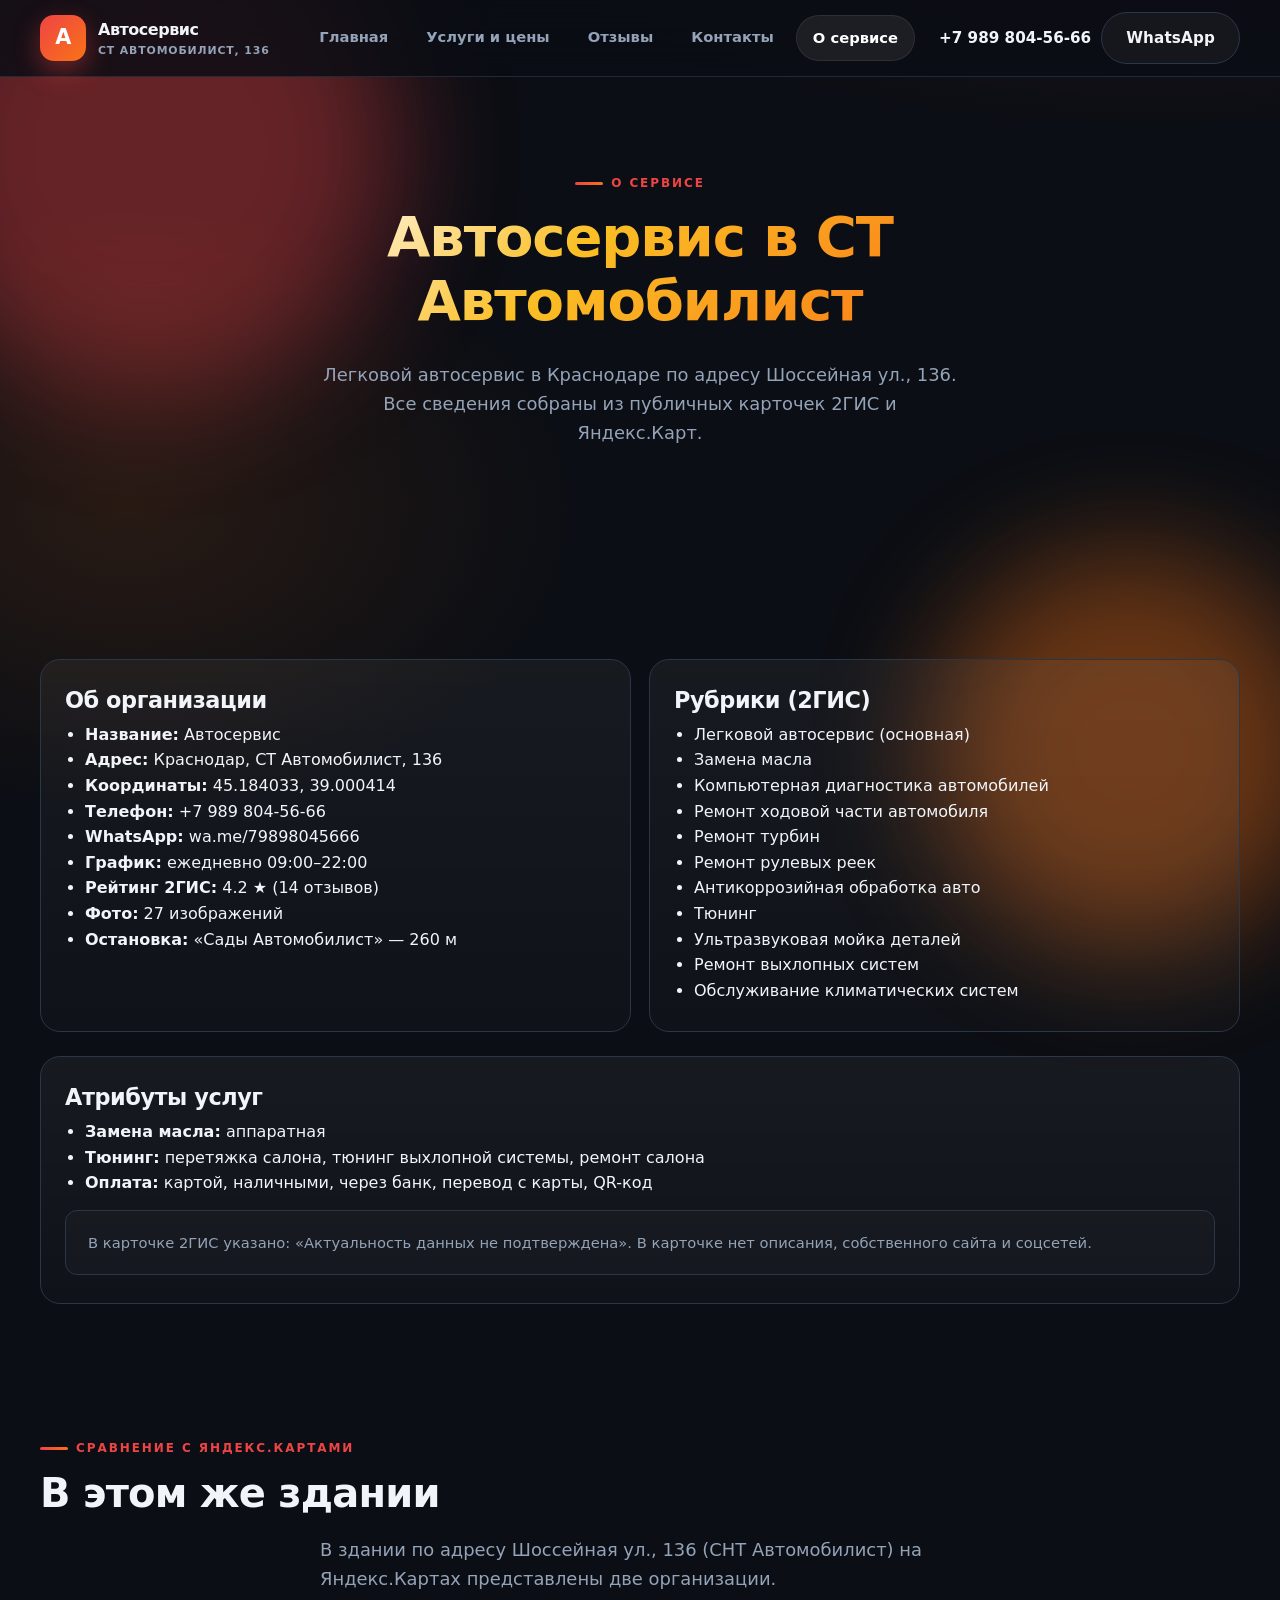
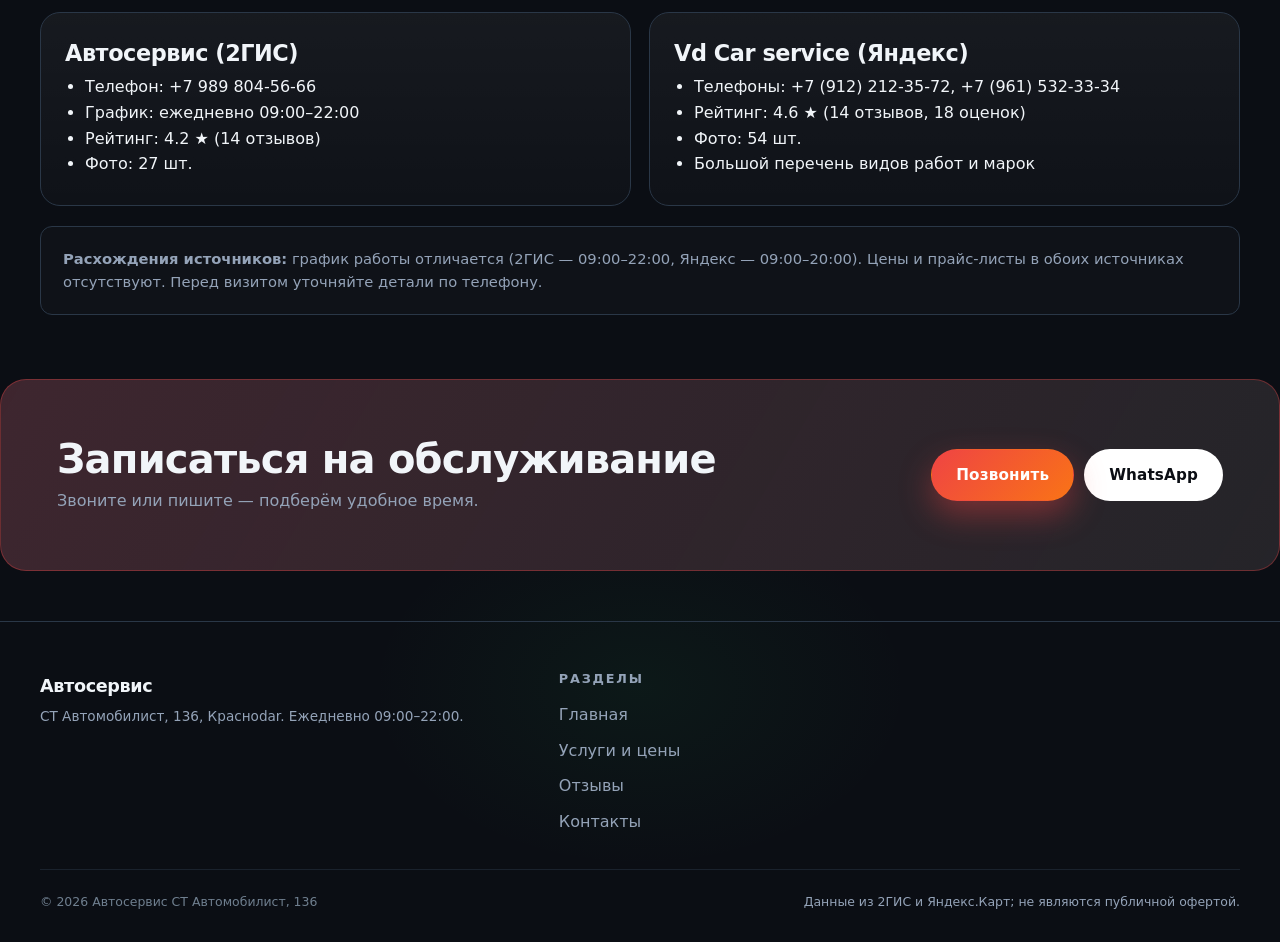
<file: info.html>
<!DOCTYPE html>
<html lang="ru">
<head>
  <meta charset="UTF-8">
  <meta name="viewport" content="width=device-width, initial-scale=1.0">
  <title>О сервисе — Автосервис СТ Автомобилист, 136</title>
  <meta name="description" content="Описание автосервиса в Краснодаре: виды работ, рубрики, способы оплаты, особенности. Данные из 2ГИС и Яндекс.Карт.">
  <link rel="stylesheet" href="assets/style.css">
  <script defer src="assets/site.js"></script>
</head>
<body>
  <div class="glow glow--1"></div>
  <div class="glow glow--2"></div>

  <header class="topbar">
    <div class="container topbar__inner">
      <a href="index.html" class="logo">
        <div class="logo__mark">A</div>
        <div class="logo__text"><div>Автосервис</div><small>СТ Автомобилист, 136</small></div>
      </a>
      <nav class="nav" id="mainNav">
        <a href="index.html">Главная</a>
        <a href="uslugi.html">Услуги и цены</a>
        <a href="otzyvy.html">Отзывы</a>
        <a href="kontakty.html">Контакты</a>
        <a href="info.html" aria-current="page">О сервисе</a>
      </nav>
      <div class="topbar__cta">
        <a href="tel:+79898045666" class="topbar__phone">+7 989 804-56-66</a>
        <a href="https://wa.me/79898045666" class="btn btn-ghost">WhatsApp</a>
      </div>
      <button class="nav-toggle" data-nav-toggle aria-expanded="false" aria-label="Меню">≡</button>
    </div>
    <div class="mobile-menu" data-mobile-menu>
      <a href="index.html">Главная</a>
      <a href="uslugi.html">Услуги и цены</a>
      <a href="otzyvy.html">Отзывы</a>
      <a href="kontakty.html">Контакты</a>
      <a href="info.html">О сервисе</a>
      <div class="btn btn-primary btn-block" style="margin-top:16px;">+7 989 804-56-66</div>
    </div>
  </header>

  <section class="section section-head reveal">
    <div class="container">
      <div class="eyebrow">О сервисе</div>
      <h1>Автосервис в СТ Автомобилист</h1>
      <p class="lead">Легковой автосервис в Краснодаре по адресу Шоссейная ул., 136. Все сведения собраны из публичных карточек 2ГИС и Яндекс.Карт.</p>
    </div>
  </section>

  <section class="section section--tight reveal">
    <div class="container">
      <div class="grid grid-2">
        <div class="card reveal">
          <h3>Об организации</h3>
          <ul class="feature-list">
            <li><b>Название:</b> Автосервис</li>
            <li><b>Адрес:</b> Краснодар, СТ Автомобилист, 136</li>
            <li><b>Координаты:</b> 45.184033, 39.000414</li>
            <li><b>Телефон:</b> <a href="tel:+79898045666">+7 989 804-56-66</a></li>
            <li><b>WhatsApp:</b> <a href="https://wa.me/79898045666">wa.me/79898045666</a></li>
            <li><b>График:</b> ежедневно 09:00–22:00</li>
            <li><b>Рейтинг 2ГИС:</b> 4.2 ★ (14 отзывов)</li>
            <li><b>Фото:</b> 27 изображений</li>
            <li><b>Остановка:</b> «Сады Автомобилист» — 260 м</li>
          </ul>
        </div>
        <div class="card reveal">
          <h3>Рубрики (2ГИС)</h3>
          <ul class="feature-list">
            <li>Легковой автосервис (основная)</li>
            <li>Замена масла</li>
            <li>Компьютерная диагностика автомобилей</li>
            <li>Ремонт ходовой части автомобиля</li>
            <li>Ремонт турбин</li>
            <li>Ремонт рулевых реек</li>
            <li>Антикоррозийная обработка авто</li>
            <li>Тюнинг</li>
            <li>Ультразвуковая мойка деталей</li>
            <li>Ремонт выхлопных систем</li>
            <li>Обслуживание климатических систем</li>
          </ul>
        </div>
      </div>

      <div class="card reveal" style="margin-top:24px;">
        <h3>Атрибуты услуг</h3>
        <ul class="feature-list">
          <li><b>Замена масла:</b> аппаратная</li>
          <li><b>Тюнинг:</b> перетяжка салона, тюнинг выхлопной системы, ремонт салона</li>
          <li><b>Оплата:</b> картой, наличными, через банк, перевод с карты, QR-код</li>
        </ul>
        <div class="notice" style="margin-top:14px;">
          В карточке 2ГИС указано: «Актуальность данных не подтверждена». В карточке нет описания, собственного сайта и соцсетей.
        </div>
      </div>
    </div>
  </section>

  <section class="section section--tight reveal">
    <div class="container">
      <div class="eyebrow">Сравнение с Яндекс.Картами</div>
      <h2>В этом же здании</h2>
      <p class="lead">В здании по адресу Шоссейная ул., 136 (СНТ Автомобилист) на Яндекс.Картах представлены две организации.</p>

      <div class="grid grid-2">
        <div class="card reveal">
          <h3>Автосервис (2ГИС)</h3>
          <ul class="feature-list">
            <li>Телефон: +7 989 804-56-66</li>
            <li>График: ежедневно 09:00–22:00</li>
            <li>Рейтинг: 4.2 ★ (14 отзывов)</li>
            <li>Фото: 27 шт.</li>
          </ul>
        </div>
        <div class="card reveal">
          <h3>Vd Car service (Яндекс)</h3>
          <ul class="feature-list">
            <li>Телефоны: +7 (912) 212-35-72, +7 (961) 532-33-34</li>
            <li>Рейтинг: 4.6 ★ (14 отзывов, 18 оценок)</li>
            <li>Фото: 54 шт.</li>
            <li>Большой перечень видов работ и марок</li>
          </ul>
        </div>
      </div>

      <div class="notice reveal" style="margin-top:20px;">
        <strong>Расхождения источников:</strong> график работы отличается (2ГИС — 09:00–22:00, Яндекс — 09:00–20:00). Цены и прайс-листы в обоих источниках отсутствуют. Перед визитом уточняйте детали по телефону.
      </div>
    </div>
  </section>

  <div class="cta-band reveal">
    <div>
      <h2>Записаться на обслуживание</h2>
      <p>Звоните или пишите — подберём удобное время.</p>
    </div>
    <div style="display:flex;gap:10px;flex-wrap:wrap;">
      <a href="tel:+79898045666" class="btn btn-primary">Позвонить</a>
      <a href="https://wa.me/79898045666?text=Здравствуйте!%20Хочу%20записаться." class="btn btn-light">WhatsApp</a>
    </div>
  </div>

  <footer class="footer reveal">
    <div class="container">
      <div class="footer__grid">
        <div>
          <div style="font-weight:900;font-size:1.1rem;letter-spacing:-0.02em;margin-bottom:6px;">Автосервис</div>
          <p class="muted small">СТ Автомобилист, 136, Краснodar. Ежедневно 09:00–22:00.</p>
        </div>
        <div>
          <h4>Разделы</h4>
          <ul>
            <li><a href="index.html">Главная</a></li>
            <li><a href="uslugi.html">Услуги и цены</a></li>
            <li><a href="otzyvy.html">Отзывы</a></li>
            <li><a href="kontakty.html">Контакты</a></li>
          </ul>
        </div>
      </div>
      <div class="footer__bottom">
        <span>© <span data-year></span> Автосервис СТ Автомобилист, 136</span>
        <span class="muted">Данные из 2ГИС и Яндекс.Карт; не являются публичной офертой.</span>
      </div>
    </div>
  </footer>

</body>
</html>
</file>
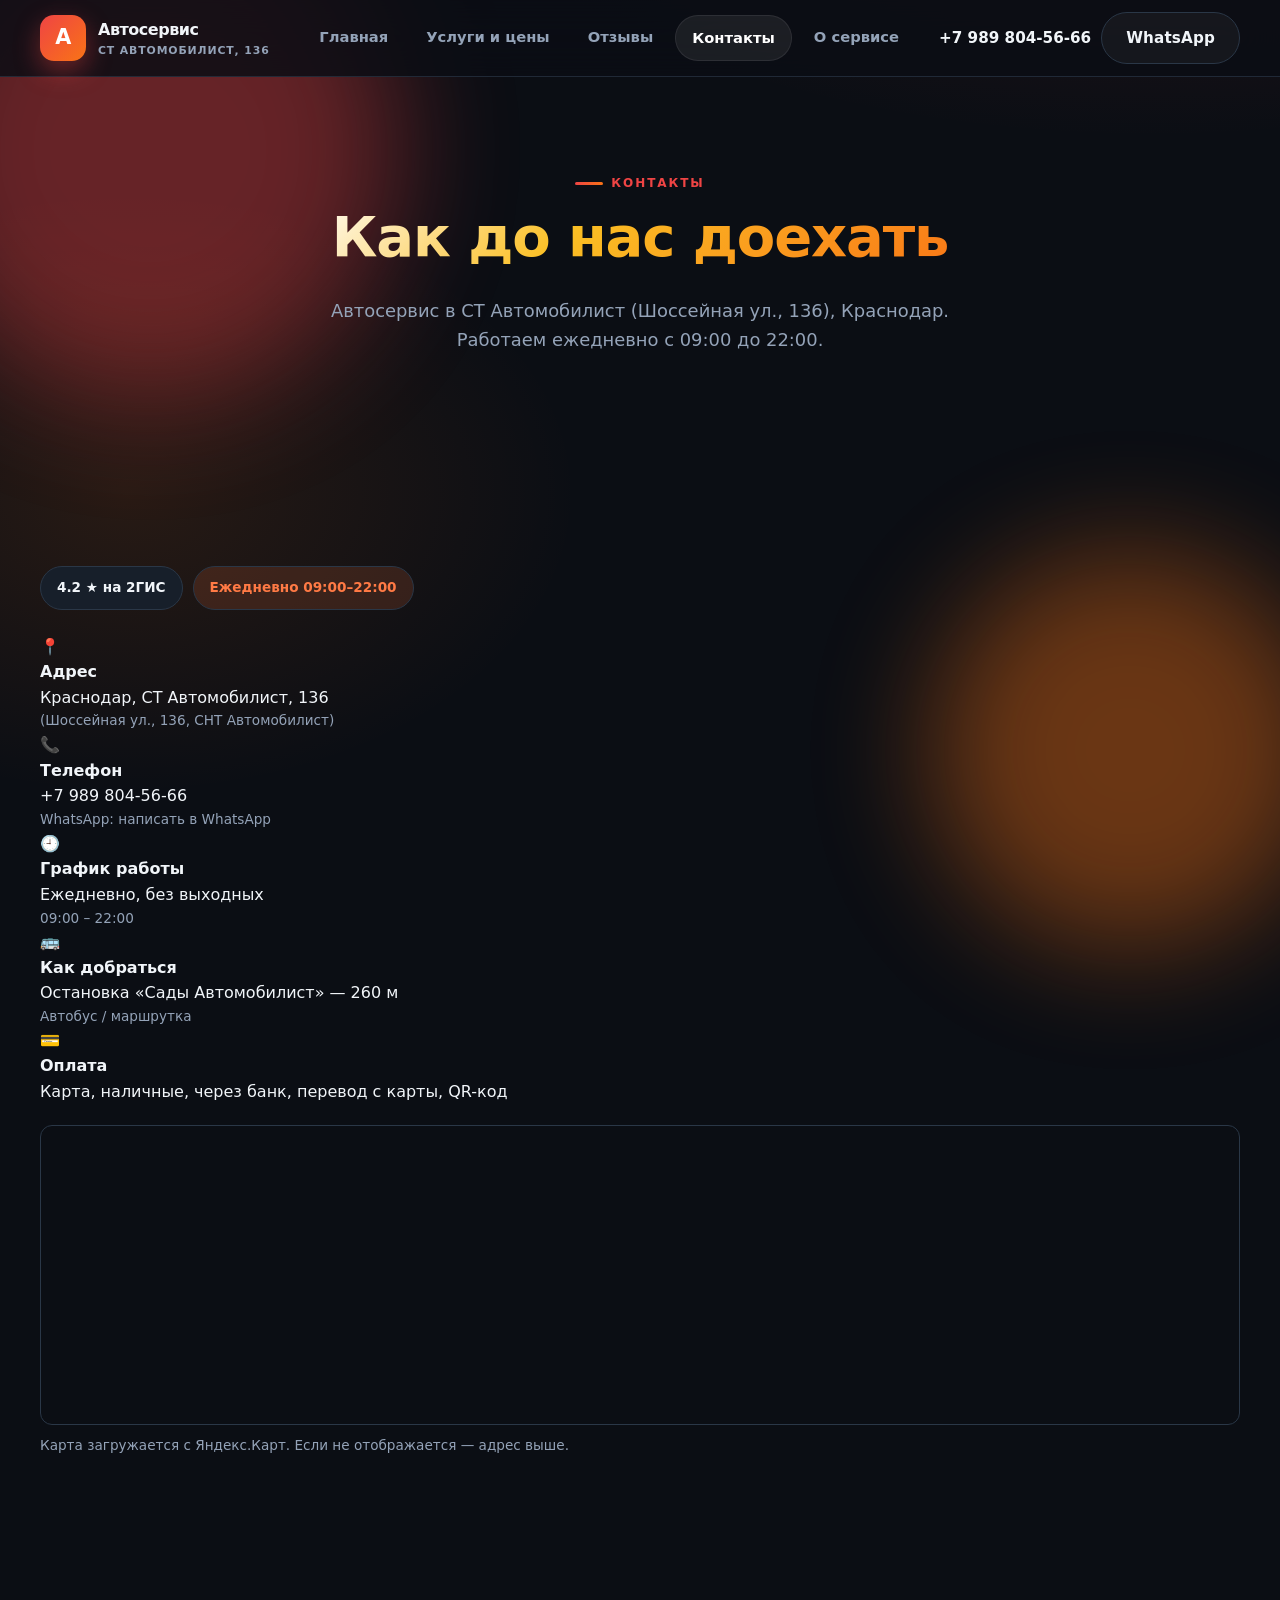
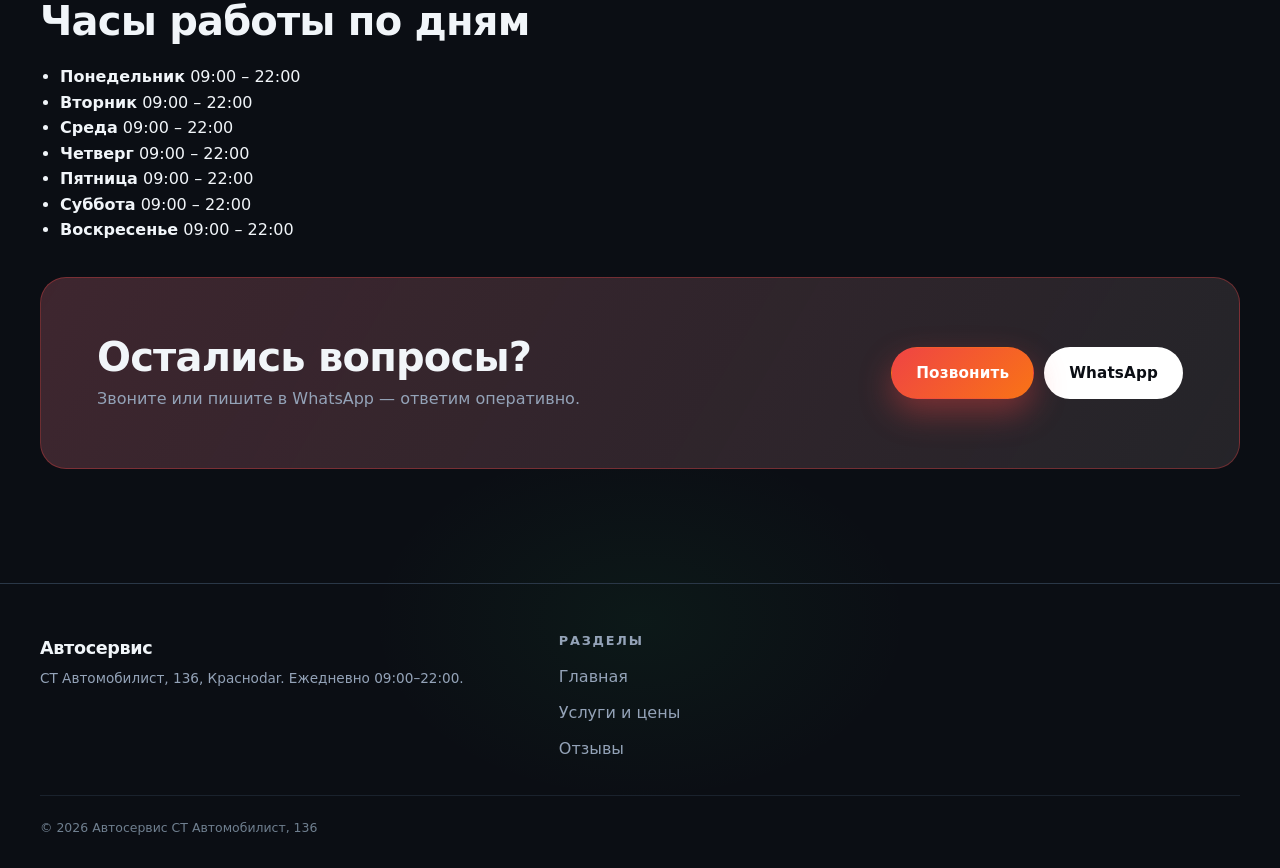
<file: kontakty.html>
<!DOCTYPE html>
<html lang="ru">
<head>
  <meta charset="UTF-8">
  <meta name="viewport" content="width=device-width, initial-scale=1.0">
  <title>Контакты и проезд — Автосервис СТ Автомобилист, 136</title>
  <meta name="description" content="Контакты автосервиса в Краснодаре: телефон +7 989 804-56-66, адрес СТ Автомобилист 136, график работы ежедневно 09:00-22:00.">
  <link rel="stylesheet" href="assets/style.css">
  <script defer src="assets/site.js"></script>
</head>
<body>
  <div class="glow glow--1"></div>
  <div class="glow glow--2"></div>

  <header class="topbar">
    <div class="container topbar__inner">
      <a href="index.html" class="logo">
        <div class="logo__mark">A</div>
        <div class="logo__text"><div>Автосервис</div><small>СТ Автомобилист, 136</small></div>
      </a>
      <nav class="nav" id="mainNav">
        <a href="index.html">Главная</a>
        <a href="uslugi.html">Услуги и цены</a>
        <a href="otzyvy.html">Отзывы</a>
        <a href="kontakty.html" aria-current="page">Контакты</a>
        <a href="info.html">О сервисе</a>
      </nav>
      <div class="topbar__cta">
        <a href="tel:+79898045666" class="topbar__phone">+7 989 804-56-66</a>
        <a href="https://wa.me/79898045666" class="btn btn-ghost">WhatsApp</a>
      </div>
      <button class="nav-toggle" data-nav-toggle aria-expanded="false" aria-label="Меню">≡</button>
    </div>
    <div class="mobile-menu" data-mobile-menu>
      <a href="index.html">Главная</a>
      <a href="uslugi.html">Услуги и цены</a>
      <a href="otzyvy.html">Отзывы</a>
      <a href="kontakty.html">Контакты</a>
      <a href="info.html">О сервисе</a>
      <div class="btn btn-primary btn-block" style="margin-top:14px;">+7 989 804-56-66</div>
    </div>
  </header>

  <section class="section section-head reveal">
    <div class="container">
      <div class="eyebrow">Контакты</div>
      <h1>Как до нас доехать</h1>
      <p class="lead">Автосервис в СТ Автомобилист (Шоссейная ул., 136), Краснодар. Работаем ежедневно с 09:00 до 22:00.</p>
    </div>
  </section>

  <section class="section section--tight reveal">
    <div class="container">
      <div class="contact-badges reveal">
        <div class="contact-badge">4.2 ★ на 2ГИС</div>
        <div class="contact-badge" style="background:rgba(255,122,69,0.15);color:#ff7a45;">Ежедневно 09:00–22:00</div>
      </div>

      <div class="contact-grid reveal">
        <div class="contact-list">
          <div class="contact-item">
            <div class="contact-item__icon">📍</div>
            <div>
              <b>Адрес</b>
              <div>Краснодар, СТ Автомобилист, 136</div>
              <div class="muted small">(Шоссейная ул., 136, СНТ Автомобилист)</div>
            </div>
          </div>
          <div class="contact-item">
            <div class="contact-item__icon">📞</div>
            <div>
              <b>Телефон</b>
              <div class="contact-item__phone">
                <a href="tel:+79898045666">+7 989 804-56-66</a>
              </div>
              <div class="muted small">WhatsApp: <a href="https://wa.me/79898045666">написать в WhatsApp</a></div>
            </div>
          </div>
          <div class="contact-item">
            <div class="contact-item__icon">🕘</div>
            <div>
              <b>График работы</b>
              <div>Ежедневно, без выходных</div>
              <div class="muted small">09:00 – 22:00</div>
            </div>
          </div>
          <div class="contact-item">
            <div class="contact-item__icon">🚌</div>
            <div>
              <b>Как добраться</b>
              <div>Остановка «Сады Автомобилист» — 260 м</div>
              <div class="muted small">Автобус / маршрутка</div>
            </div>
          </div>
          <div class="contact-item">
            <div class="contact-item__icon">💳</div>
            <div>
              <b>Оплата</b>
              <div>Карта, наличные, через банк, перевод с карты, QR-код</div>
            </div>
          </div>
        </div>

        <div class="map-contact reveal">
          <div class="map-frame">
            <iframe
              src="https://yandex.ru/map-widget/v1/?um=constructor%3A...&amp;source=constructor"
              loading="lazy" referrerpolicy="no-referrer-when-downgrade">
            </iframe>
          </div>
          <div class="map-hint">
            <p class="small muted">Карта загружается с Яндекс.Карт. Если не отображается — адрес выше.</p>
          </div>
        </div>
      </div>
    </div>
  </section>

  <section class="section section--tight reveal">
    <div class="container">
      <h2 style="margin-bottom:20px;">Часы работы по дням</h2>
      <ul class="hours reveal">
        <li><b>Понедельник</b> <span>09:00 – 22:00</span></li>
        <li><b>Вторник</b> <span>09:00 – 22:00</span></li>
        <li><b>Среда</b> <span>09:00 – 22:00</span></li>
        <li><b>Четверг</b> <span>09:00 – 22:00</span></li>
        <li><b>Пятница</b> <span>09:00 – 22:00</span></li>
        <li><b>Суббота</b> <span>09:00 – 22:00</span></li>
        <li><b>Воскресенье</b> <span>09:00 – 22:00</span></li>
      </ul>

      <div class="cta-band reveal" style="margin-top:34px;">
        <div>
          <h2>Остались вопросы?</h2>
          <p>Звоните или пишите в WhatsApp — ответим оперативно.</p>
        </div>
        <div style="display:flex;gap:10px;flex-wrap:wrap;">
          <a href="tel:+79898045666" class="btn btn-primary">Позвонить</a>
          <a href="https://wa.me/79898045666?text=Здравствуйте!%20Хочу%20узнать%20про%20запись." class="btn btn-light">WhatsApp</a>
        </div>
      </div>
    </div>
  </section>

  <footer class="footer reveal">
    <div class="container">
      <div class="footer__grid">
        <div>
          <div style="font-weight:900;font-size:1.1rem;letter-spacing:-0.02em;margin-bottom:6px;">Автосервис</div>
          <p class="muted small">СТ Автомобилист, 136, Краснodar. Ежедневно 09:00–22:00.</p>
        </div>
        <div>
          <h4>Разделы</h4>
          <ul>
            <li><a href="index.html">Главная</a></li>
            <li><a href="uslugi.html">Услуги и цены</a></li>
            <li><a href="otzyvy.html">Отзывы</a></li>
          </ul>
        </div>
      </div>
      <div class="footer__bottom">
        <span>© <span data-year></span> Автосервис СТ Автомобилист, 136</span>
      </div>
    </div>
  </footer>

</body>
</html>
</file>
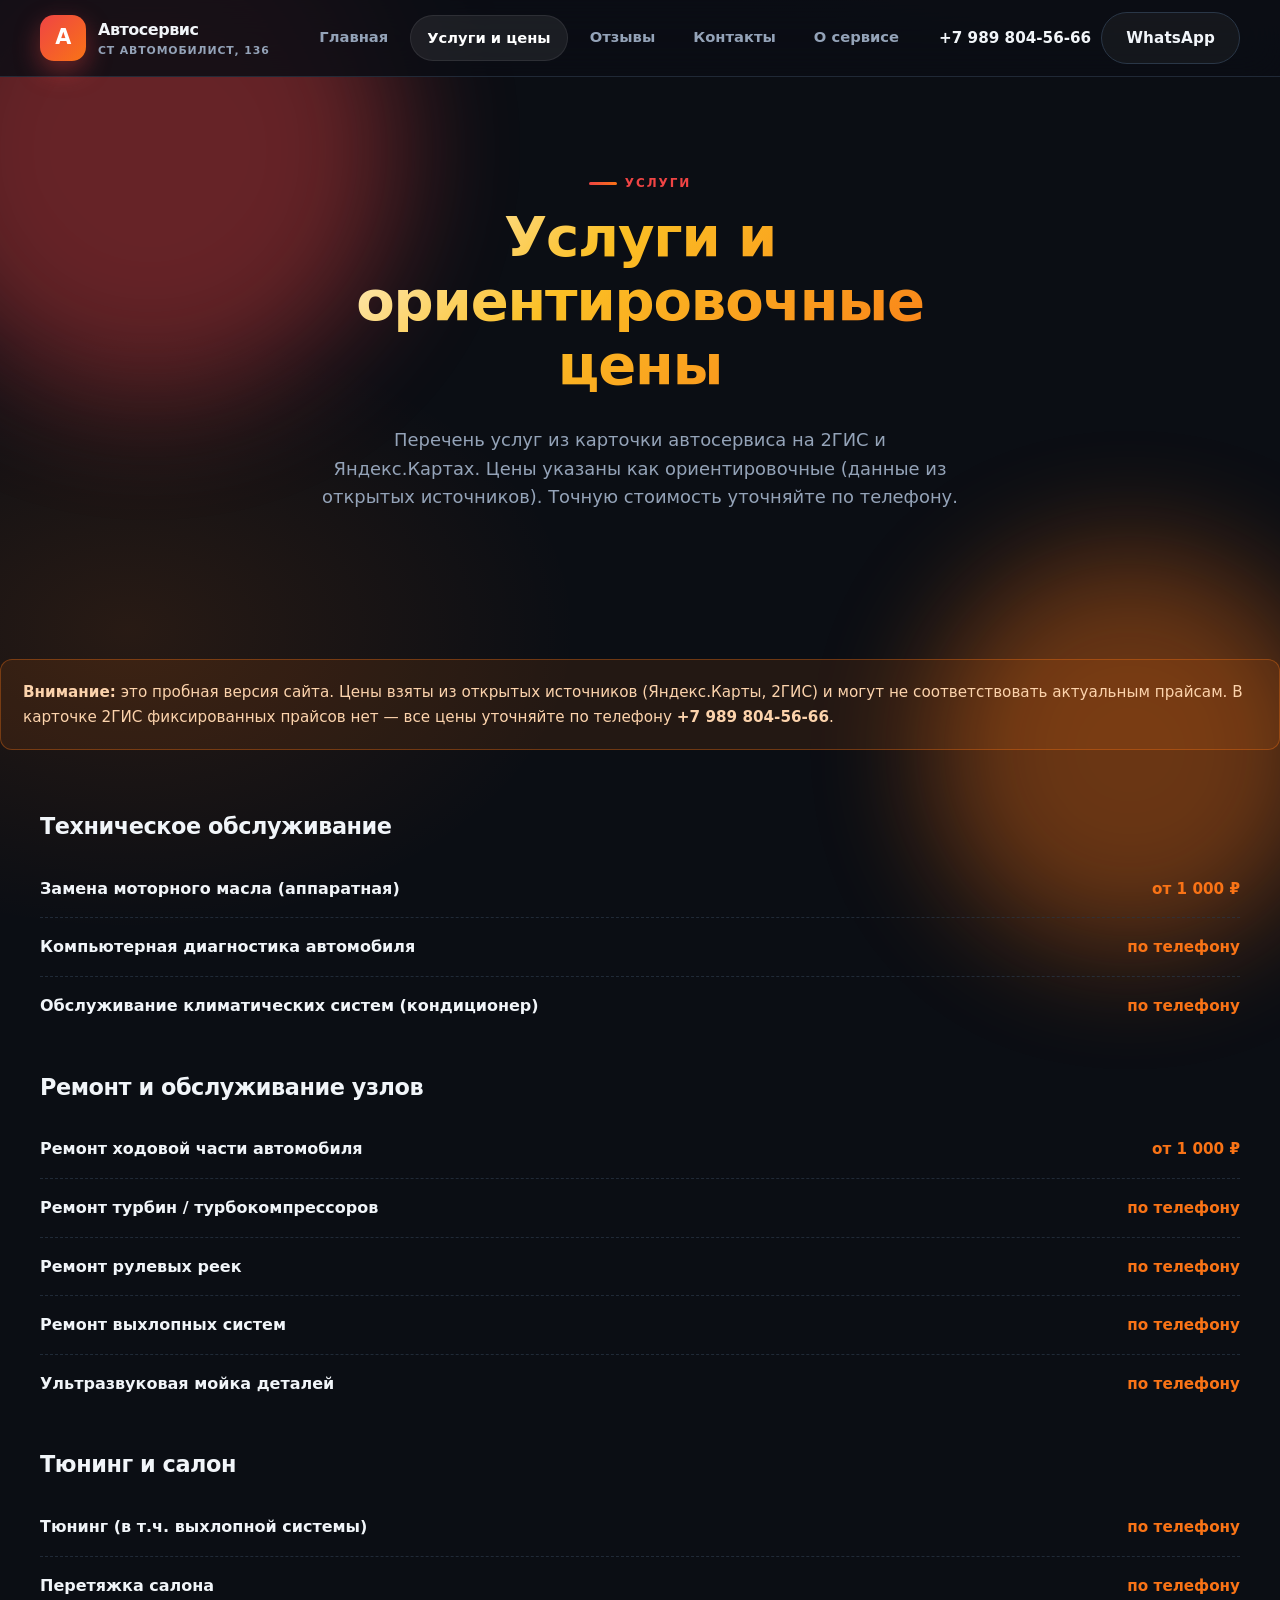
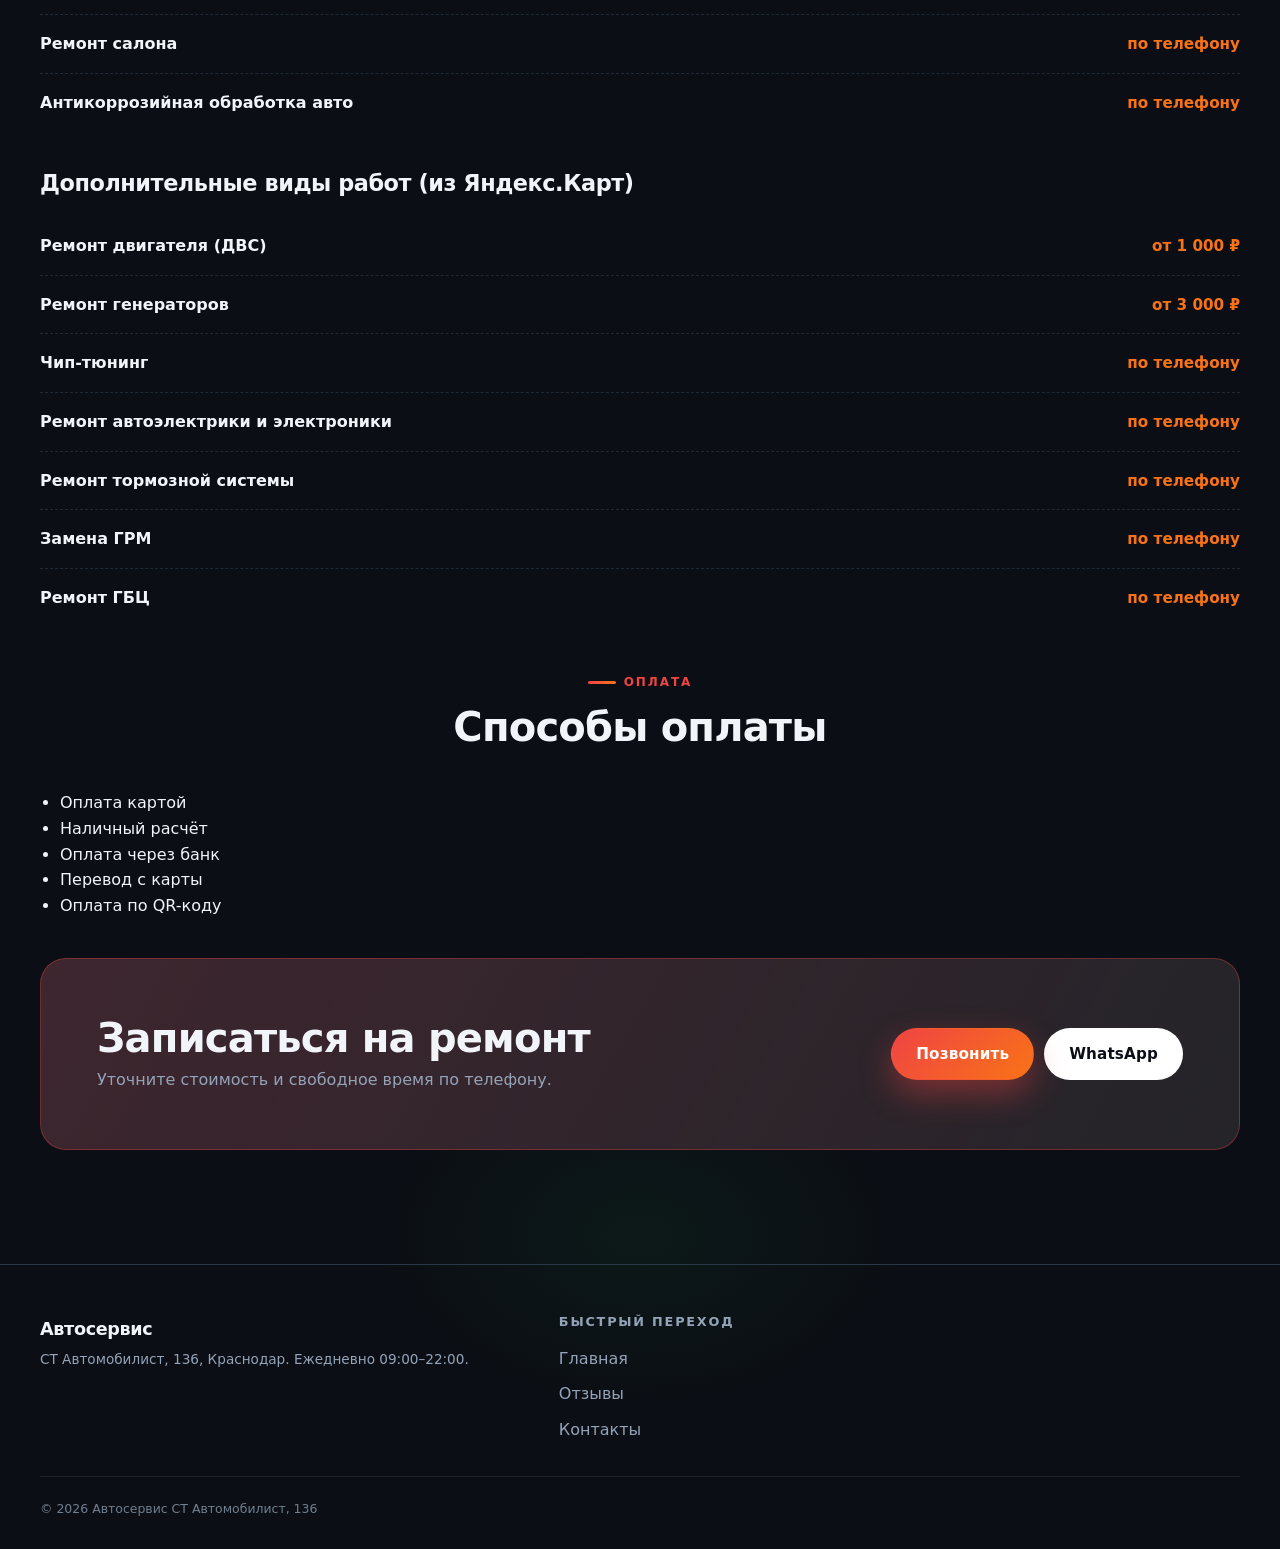
<file: uslugi.html>
<!DOCTYPE html>
<html lang="ru">
<head>
  <meta charset="UTF-8">
  <meta name="viewport" content="width=device-width, initial-scale=1.0">
  <title>Услуги и цены — Автосервис СТ Автомобилист, 136</title>
  <meta name="description" content="Перечень услуг автосервиса в Краснодаре с ориентировочными ценами. Ремонт, замена масла, диагностика, тюнинг. Запись по телефону +7 989 804-56-66.">
  <link rel="stylesheet" href="assets/style.css">
  <script defer src="assets/site.js"></script>
</head>
<body>
  <div class="glow glow--1"></div>
  <div class="glow glow--2"></div>

  <header class="topbar">
    <div class="container topbar__inner">
      <a href="index.html" class="logo">
        <div class="logo__mark">A</div>
        <div class="logo__text"><div>Автосервис</div><small>СТ Автомобилист, 136</small></div>
      </a>
      <nav class="nav" id="mainNav">
        <a href="index.html">Главная</a>
        <a href="uslugi.html" aria-current="page">Услуги и цены</a>
        <a href="otzyvy.html">Отзывы</a>
        <a href="kontakty.html">Контакты</a>
        <a href="info.html">О сервисе</a>
      </nav>
      <div class="topbar__cta">
        <a href="tel:+79898045666" class="topbar__phone">+7 989 804-56-66</a>
        <a href="https://wa.me/79898045666" class="btn btn-ghost">WhatsApp</a>
      </div>
      <button class="nav-toggle" data-nav-toggle aria-expanded="false" aria-label="Меню">≡</button>
    </div>
    <div class="mobile-menu" data-mobile-menu>
      <a href="index.html">Главная</a>
      <a href="uslugi.html">Услуги и цены</a>
      <a href="otzyvy.html">Отзывы</a>
      <a href="kontakty.html">Контакты</a>
      <a href="info.html">О сервисе</a>
      <div class="btn btn-primary btn-block" style="margin-top:16px;">+7 989 804-56-66</div>
    </div>
  </header>

  <section class="section section-head reveal">
    <div class="container">
      <div class="eyebrow">Услуги</div>
      <h1>Услуги и ориентировочные цены</h1>
      <p class="lead">Перечень услуг из карточки автосервиса на 2ГИС и Яндекс.Картах. Цены указаны как ориентировочные (данные из открытых источников). Точную стоимость уточняйте по телефону.</p>
    </div>
  </section>

  <div class="price-note reveal">
    <strong>Внимание:</strong> это пробная версия сайта. Цены взяты из открытых источников (Яндекс.Карты, 2ГИС) и могут не соответствовать актуальным прайсам. В карточке 2ГИС фиксированных прайсов нет — все цены уточняйте по телефону <strong>+7 989 804-56-66</strong>.
  </div>

  <section class="section section--tight reveal">
    <div class="container">
      <div class="service-group">
        <h2>Техническое обслуживание</h2>
        <div class="service-row"><span class="service-row__name">Замена моторного масла (аппаратная)</span><span class="service-row__price">от 1 000 ₽</span></div>
        <div class="service-row"><span class="service-row__name">Компьютерная диагностика автомобиля</span><span class="service-row__price">по телефону</span></div>
        <div class="service-row"><span class="service-row__name">Обслуживание климатических систем (кондиционер)</span><span class="service-row__price">по телефону</span></div>
      </div>

      <div class="service-group">
        <h2>Ремонт и обслуживание узлов</h2>
        <div class="service-row"><span class="service-row__name">Ремонт ходовой части автомобиля</span><span class="service-row__price">от 1 000 ₽</span></div>
        <div class="service-row"><span class="service-row__name">Ремонт турбин / турбокомпрессоров</span><span class="service-row__price">по телефону</span></div>
        <div class="service-row"><span class="service-row__name">Ремонт рулевых реек</span><span class="service-row__price">по телефону</span></div>
        <div class="service-row"><span class="service-row__name">Ремонт выхлопных систем</span><span class="service-row__price">по телефону</span></div>
        <div class="service-row"><span class="service-row__name">Ультразвуковая мойка деталей</span><span class="service-row__price">по телефону</span></div>
      </div>

      <div class="service-group">
        <h2>Тюнинг и салон</h2>
        <div class="service-row"><span class="service-row__name">Тюнинг (в т.ч. выхлопной системы)</span><span class="service-row__price">по телефону</span></div>
        <div class="service-row"><span class="service-row__name">Перетяжка салона</span><span class="service-row__price">по телефону</span></div>
        <div class="service-row"><span class="service-row__name">Ремонт салона</span><span class="service-row__price">по телефону</span></div>
        <div class="service-row"><span class="service-row__name">Антикоррозийная обработка авто</span><span class="service-row__price">по телефону</span></div>
      </div>

      <div class="service-group">
        <h2>Дополнительные виды работ (из Яндекс.Карт)</h2>
        <div class="service-row"><span class="service-row__name">Ремонт двигателя (ДВС)</span><span class="service-row__price">от 1 000 ₽</span></div>
        <div class="service-row"><span class="service-row__name">Ремонт генераторов</span><span class="service-row__price">от 3 000 ₽</span></div>
        <div class="service-row"><span class="service-row__name">Чип-тюнинг</span><span class="service-row__price">по телефону</span></div>
        <div class="service-row"><span class="service-row__name">Ремонт автоэлектрики и электроники</span><span class="service-row__price">по телефону</span></div>
        <div class="service-row"><span class="service-row__name">Ремонт тормозной системы</span><span class="service-row__price">по телефону</span></div>
        <div class="service-row"><span class="service-row__name">Замена ГРМ</span><span class="service-row__price">по телефону</span></div>
        <div class="service-row"><span class="service-row__name">Ремонт ГБЦ</span><span class="service-row__price">по телефону</span></div>
      </div>

      <div class="section-head" style="margin-top:40px;">
        <div class="eyebrow">Оплата</div>
        <h2>Способы оплаты</h2>
      </div>
      <ul class="feature-list reveal">
        <li>Оплата картой</li>
        <li>Наличный расчёт</li>
        <li>Оплата через банк</li>
        <li>Перевод с карты</li>
        <li>Оплата по QR-коду</li>
      </ul>

      <div class="cta-band reveal" style="margin-top:40px;">
        <div>
          <h2>Записаться на ремонт</h2>
          <p>Уточните стоимость и свободное время по телефону.</p>
        </div>
        <div style="display:flex;gap:10px;flex-wrap:wrap;">
          <a href="tel:+79898045666" class="btn btn-primary">Позвонить</a>
          <a href="https://wa.me/79898045666?text=Здравствуйте!%20Хочу%20узнать%20цены%20и%20записаться." class="btn btn-light">WhatsApp</a>
        </div>
      </div>
    </div>
  </section>

  <footer class="footer reveal">
    <div class="container">
      <div class="footer__grid">
        <div>
          <div style="font-weight:900;font-size:1.1rem;letter-spacing:-0.02em;margin-bottom:6px;">Автосервис</div>
          <p class="muted small">СТ Автомобилист, 136, Краснодар. Ежедневно 09:00–22:00.</p>
        </div>
        <div>
          <h4>Быстрый переход</h4>
          <ul>
            <li><a href="index.html">Главная</a></li>
            <li><a href="otzyvy.html">Отзывы</a></li>
            <li><a href="kontakty.html">Контакты</a></li>
          </ul>
        </div>
      </div>
      <div class="footer__bottom">
        <span>© <span data-year></span> Автосервис СТ Автомобилист, 136</span>
      </div>
    </div>
  </footer>

</body>
</html>
</file>
<file: assets/style.css>
/* ===== Автосервис на Шоссейной — современный дизайн ===== */
:root {
  --bg: #0b0e14;
  --bg-soft: #121822;
  --panel: #171f2a;
  --panel-hover: #1e2939;
  --line: #2a3747;
  --text: #f1f5f9;
  --muted: #94a3b8;
  --accent: #ef4444;
  --accent-hover: #dc2626;
  --accent-glow: rgba(239, 68, 68, 0.35);
  --accent-2: #f97316;
  --ok: #22c55e;
  --radius: 20px;
  --radius-sm: 12px;
  --shadow: 0 20px 50px rgba(0, 0, 0, 0.5);
  --shadow-sm: 0 8px 24px rgba(0, 0, 0, 0.4);
  --container: 1200px;
  --font: "Inter", "Segoe UI", system-ui, -apple-system, sans-serif;
}

* { box-sizing: border-box; }
html { scroll-behavior: smooth; }
body {
  margin: 0;
  font-family: var(--font);
  background:
    radial-gradient(1400px 700px at 90% -10%, rgba(239, 68, 68, 0.16), transparent 55%),
    radial-gradient(900px 600px at 10% 20%, rgba(249, 115, 22, 0.12), transparent 50%),
    radial-gradient(600px 400px at 50% 90%, rgba(34, 197, 94, 0.06), transparent 45%),
    var(--bg);
  color: var(--text);
  line-height: 1.6;
  -webkit-font-smoothing: antialiased;
  overflow-x: hidden;
}
img { max-width: 100%; display: block; border-radius: var(--radius-sm); }
a { color: inherit; text-decoration: none; }
button { font: inherit; cursor: pointer; background: none; border: none; }
h1, h2, h3, h4 { line-height: 1.15; margin: 0 0 0.5em; letter-spacing: -0.02em; font-weight: 800; }
h1 { font-size: clamp(2rem, 5vw, 3.5rem); background: linear-gradient(135deg, #fff 0%, #fbbf24 40%, var(--accent-2) 100%); -webkit-background-clip: text; -webkit-text-fill-color: transparent; background-clip: text; }
h2 { font-size: clamp(1.5rem, 3.5vw, 2.5rem); }
h3 { font-size: clamp(1.15rem, 2vw, 1.4rem); }
p { margin: 0 0 1em; }
ul { margin: 0; padding-left: 1.25em; }
::selection { background: var(--accent); color: #fff; }

.container { width: min(var(--container), calc(100% - 32px)); margin-inline: auto; }
.section { padding: clamp(56px, 7vw, 100px) 0; }
.section--tight { padding: clamp(40px, 5vw, 70px) 0; }
.section-head { max-width: 720px; margin: 0 auto 40px; text-align: center; }
.eyebrow {
  display: inline-flex; align-items: center; gap: 8px;
  color: var(--accent); font-weight: 900; font-size: 0.75rem;
  letter-spacing: 0.16em; text-transform: uppercase; margin-bottom: 12px;
}
.eyebrow::before { content: ""; width: 28px; height: 3px; background: linear-gradient(90deg, var(--accent), var(--accent-2)); border-radius: 2px; }
.lead { color: var(--muted); font-size: clamp(1rem, 1.4vw, 1.15rem); max-width: 640px; margin: 0 auto 1em; }
.muted { color: var(--muted); }
.small { font-size: 0.85rem; }

/* ---------- Buttons ---------- */
.btn {
  display: inline-flex; align-items: center; justify-content: center; gap: 10px;
  min-height: 52px; padding: 0 24px; border-radius: 999px;
  border: 1px solid transparent; font-weight: 800; font-size: 0.95rem;
  transition: transform 0.2s ease, box-shadow 0.2s ease, background 0.2s ease, border-color 0.2s ease;
  white-space: nowrap;
  letter-spacing: 0.01em;
}
.btn:hover { transform: translateY(-2px); }
.btn-primary {
  background: linear-gradient(135deg, var(--accent), var(--accent-2));
  color: #fff; box-shadow: 0 14px 32px rgba(239, 68, 68, 0.4);
}
.btn-primary:hover { box-shadow: 0 18px 40px rgba(239, 68, 68, 0.55); }
.btn-ghost { border-color: var(--line); background: rgba(255,255,255,0.04); color: var(--text); }
.btn-ghost:hover { border-color: var(--accent); color: #fff; background: rgba(239, 68, 68, 0.15); }
.btn-light { background: #fff; color: #0b0e14; }
.btn-light:hover { background: #f8fafc; }
.btn-block { width: 100%; }

/* ---------- Header ---------- */
.topbar {
  position: sticky; top: 0; z-index: 60;
  backdrop-filter: blur(20px);
  background: rgba(11, 14, 20, 0.85);
  border-bottom: 1px solid rgba(42, 55, 71, 0.7);
  transition: background 0.3s ease;
}
.topbar__inner { display: flex; align-items: center; gap: 24px; min-height: 76px; flex-wrap: wrap; }
.logo { display: flex; align-items: center; gap: 12px; font-weight: 900; letter-spacing: -0.03em; white-space: nowrap; }
.logo__mark {
  width: 46px; height: 46px; border-radius: 14px; flex: 0 0 auto;
  display: grid; place-items: center;
  background: linear-gradient(135deg, var(--accent), var(--accent-2));
  color: #fff; font-size: 1.3rem; box-shadow: 0 10px 26px rgba(239, 68, 68, 0.4);
}
.logo__text { display: flex; flex-direction: column; }
.logo__text small { color: var(--muted); font-size: 0.68rem; font-weight: 700; letter-spacing: 0.08em; text-transform: uppercase; }
.nav { display: flex; gap: 6px; margin-left: auto; flex-wrap: wrap; }
.nav a {
  padding: 10px 16px; border-radius: 999px; color: var(--muted);
  font-weight: 700; font-size: 0.92rem; transition: all 0.2s;
  white-space: nowrap;
}
.nav a:hover, .nav a[aria-current="page"] { color: #fff; background: rgba(255,255,255,0.07); border: 1px solid rgba(255,255,255,0.08); }
.topbar__cta { display: flex; align-items: center; gap: 10px; flex-wrap: wrap; }
.topbar__phone { font-weight: 800; font-size: 0.95rem; color: var(--text); white-space: nowrap; }
.nav-toggle {
  display: none; width: 46px; height: 46px; border-radius: 12px;
  border: 1px solid var(--line); background: var(--panel); color: var(--text);
  font-size: 1.3rem;
}
.mobile-menu { display: none; border-top: 1px solid var(--line); padding: 16px 0 22px; background: rgba(11,14,20,0.95); }
.mobile-menu.is-open { display: block; animation: slideDown 0.3s ease; }
@keyframes slideDown { from { opacity: 0; transform: translateY(-10px); } to { opacity: 1; transform: translateY(0); } }
.mobile-menu a { display: block; padding: 14px 4px; color: var(--muted); font-weight: 700; border-bottom: 1px solid rgba(42,55,71,0.5); font-size: 1rem; }
.mobile-menu .btn { margin: 16px 8px 0; }

/* ---------- Hero ---------- */
.hero { position: relative; overflow: hidden; padding: clamp(70px, 9vw, 120px) 0 clamp(60px, 7vw, 90px); }
.hero::after {
  content: ""; position: absolute; inset: auto 0 0 0; height: 160px;
  background: linear-gradient(transparent, var(--bg)); pointer-events: none;
}
.hero__grid { display: grid; grid-template-columns: 1fr 1fr; gap: clamp(32px, 6vw, 70px); align-items: center; }
.hero__content { position: relative; z-index: 2; }
.hero__title span { color: var(--accent); }
.hero__actions { display: flex; flex-wrap: wrap; gap: 12px; margin-top: 30px; }
.hero__meta { display: flex; flex-wrap: wrap; gap: 22px 34px; margin-top: 34px; color: var(--muted); font-size: 0.92rem; padding-top: 22px; border-top: 1px solid var(--line); }
.hero__meta b { color: var(--text); }
.hero__media { position: relative; z-index: 2; }
.hero__media img {
  width: 100%; aspect-ratio: 3 / 4; object-fit: cover; border-radius: 30px;
  border: 1px solid var(--line); box-shadow: var(--shadow);
}
.hero__badge {
  position: absolute; left: -14px; bottom: -14px;
  background: rgba(18, 24, 34, 0.92); border: 1px solid var(--line);
  border-radius: 20px; padding: 18px 22px; backdrop-filter: blur(12px);
  box-shadow: var(--shadow); transform: rotate(-2deg); z-index: 3;
}
.hero__badge b { display: block; font-size: 1.8rem; color: var(--accent); }
.hero__badge span { color: var(--muted); font-size: 0.8rem; }

/* ---------- Stats ---------- */
.stats { display: grid; grid-template-columns: repeat(4, 1fr); gap: 16px; }
.stat {
  background: linear-gradient(180deg, rgba(255,255,255,0.03), rgba(255,255,255,0.01));
  border: 1px solid var(--line); border-radius: var(--radius);
  padding: 24px; text-align: center;
  transition: transform 0.3s ease, border-color 0.3s ease;
}
.stat:hover { transform: translateY(-6px); border-color: rgba(239, 68, 68, 0.45); }
.stat b { display: block; font-size: clamp(1.8rem, 4vw, 2.4rem); letter-spacing: -0.03em; margin-bottom: 6px; color: var(--accent); }
.stat span { color: var(--muted); font-size: 0.85rem; }

/* ---------- Cards ---------- */
.grid { display: grid; gap: 18px; }
.grid-2 { grid-template-columns: repeat(2, 1fr); }
.grid-3 { grid-template-columns: repeat(3, 1fr); }
.grid-4 { grid-template-columns: repeat(4, 1fr); }
.card {
  background: linear-gradient(180deg, rgba(255,255,255,0.04), rgba(255,255,255,0.015));
  border: 1px solid var(--line); border-radius: var(--radius);
  padding: 24px; position: relative; overflow: hidden;
  transition: transform 0.35s ease, border-color 0.35s ease, box-shadow 0.35s ease;
}
.card::before {
  content: ""; position: absolute; inset: 0 0 auto 0; height: 1px;
  background: linear-gradient(90deg, transparent, var(--accent), transparent); opacity: 0;
  transition: opacity 0.35s ease;
}
.card:hover {
  transform: translateY(-8px); border-color: rgba(239, 68, 68, 0.5);
  box-shadow: var(--shadow-sm);
}
.card:hover::before { opacity: 1; }
.card__media {
  width: 100%; height: 160px; border-radius: var(--radius-sm); overflow: hidden;
  margin: -24px -24px 20px; background: var(--bg-soft); border-bottom: 1px solid var(--line);
  position: relative;
}
.card__media img { width: 100%; height: 100%; object-fit: cover; display: block; border-radius: 0; }
.card__media .photo-tag {
  position: absolute; right: 12px; bottom: 12px; background: rgba(0,0,0,0.65);
  backdrop-filter: blur(6px); border: 1px solid rgba(255,255,255,0.2);
  border-radius: 8px; padding: 6px 10px; font-size: 0.7rem; font-weight: 800; color: #fff;
}
.card h3 { margin-bottom: 8px; }
.card p { color: var(--muted); margin: 0 0 14px; font-size: 0.92rem; }
.card__price, .price-tag {
  margin-top: auto; padding-top: 14px; border-top: 1px dashed rgba(42,55,71,0.6);
  font-size: 0.95rem; font-weight: 800; color: var(--accent-2);
}
.price-tag {
  display: inline-block; padding: 6px 12px; background: rgba(249, 115, 22, 0.12);
  border-radius: 999px; color: #fb923c; font-size: 0.85rem; border: 1px solid rgba(249, 115, 22, 0.3);
  margin-top: 10px;
}
.card__tag {
  display: inline-block; margin-top: 10px; font-size: 0.7rem; color: var(--ok);
  font-weight: 900; letter-spacing: 0.06em; text-transform: uppercase;
}

/* ---------- Service table ---------- */
.service-group { margin-bottom: 40px; }
.service-group h2 { font-size: 1.4rem; margin-bottom: 20px; }
.service-row {
  display: flex; justify-content: space-between; gap: 20px; align-items: baseline;
  padding: 16px 0; border-bottom: 1px dashed rgba(42,55,71,0.7);
}
.service-row:last-child { border-bottom: 0; }
.service-row__name { font-weight: 700; min-width: 0; }
.service-row__note { color: var(--muted); font-size: 0.85rem; }
.service-row__price { white-space: nowrap; color: var(--accent-2); font-weight: 800; font-size: 0.95rem; }
.price-note {
  border: 1px solid rgba(249, 115, 22, 0.35); background: rgba(249, 115, 22, 0.1);
  border-radius: var(--radius-sm); padding: 20px 22px; color: #fcd3ac; font-size: 0.95rem;
}

/* ---------- Reviews ---------- */
.rating-summary { display: flex; flex-wrap: wrap; align-items: center; gap: 24px; margin-bottom: 36px; justify-content: center; }
.rating-big { font-size: clamp(3rem, 7vw, 4.5rem); font-weight: 900; line-height: 1; color: var(--accent); }
.stars { color: #f59e0b; letter-spacing: 0.14em; font-size: 1.2rem; }
.review {
  background: var(--panel); border: 1px solid var(--line); border-radius: var(--radius);
  padding: 24px; display: flex; flex-direction: column; gap: 14px;
  transition: transform 0.3s ease, border-color 0.3s ease;
}
.review:hover { transform: translateY(-4px); border-color: rgba(239, 68, 68, 0.4); }
.review__head { display: flex; align-items: center; gap: 14px; }
.avatar {
  width: 46px; height: 46px; border-radius: 50%; flex: 0 0 auto;
  display: grid; place-items: center; font-weight: 900; color: #fff;
  background: linear-gradient(135deg, #334155, #0f172a); border: 2px solid var(--line);
}
.review__author { font-weight: 800; line-height: 1.2; }
.review__date { color: var(--muted); font-size: 0.78rem; }
.review__text { margin: 0; color: #cbd5e1; line-height: 1.6; }
.review__reply {
  margin: 0; padding: 14px 16px; border-left: 4px solid var(--accent);
  background: rgba(239, 68, 68, 0.08); border-radius: 0 12px 12px 0;
  color: var(--muted); font-size: 0.9rem;
}
.review__reply b { color: var(--text); }
.review__media {
  display: flex; gap: 10px; margin-top: 8px; flex-wrap: wrap;
}
.review__media img {
  width: 80px; height: 80px; object-fit: cover; border-radius: var(--radius-sm);
  border: 1px solid var(--line); opacity: 0.85;
}
.review__media img:hover { opacity: 1; transform: scale(1.05); }
.reviews-grid { display: grid; grid-template-columns: repeat(3, 1fr); gap: 18px; }
.reviews-actions { display: flex; justify-content: center; margin-top: 30px; }

/* ---------- Gallery ---------- */
.gallery { display: grid; grid-template-columns: repeat(4, 1fr); gap: 12px; }
.gallery a, .gallery figure { margin: 0; position: relative; overflow: hidden; border-radius: var(--radius-sm); border: 1px solid var(--line); background: var(--panel); cursor: pointer; }
.gallery img { width: 100%; height: 200px; object-fit: cover; transition: transform 0.4s ease; }
.gallery a:hover img { transform: scale(1.06); }
.gallery figcaption { padding: 10px 12px; font-size: 0.75rem; color: var(--muted); text-align: center; }
.gallery--wide { grid-template-columns: repeat(3, 1fr); }
.gallery--wide img { height: 260px; }

/* ---------- CTA band ---------- */
.cta-band {
  position: relative; overflow: hidden;
  background: linear-gradient(120deg, rgba(239,68,68,0.18), rgba(249,115,22,0.06)), var(--panel);
  border: 1px solid rgba(239, 68, 68, 0.35); border-radius: 26px;
  padding: clamp(32px, 6vw, 56px);
  display: flex; flex-wrap: wrap; align-items: center; justify-content: space-between; gap: 22px;
}
.cta-band h2 { margin-bottom: 6px; }
.cta-band p { color: var(--muted); margin: 0; }

/* ---------- Footer ---------- */
.footer { border-top: 1px solid var(--line); padding: 50px 0 30px; margin-top: 50px; }
.footer__grid { display: grid; grid-template-columns: 1.5fr 1fr 1fr; gap: 32px; }
.footer h4 { font-size: 0.8rem; text-transform: uppercase; letter-spacing: 0.14em; color: var(--muted); margin-bottom: 16px; }
.footer ul { list-style: none; padding: 0; display: grid; gap: 10px; }
.footer a { color: var(--muted); transition: color 0.2s; }
.footer a:hover { color: var(--accent); }
.footer__bottom { margin-top: 34px; padding-top: 22px; border-top: 1px solid rgba(42,55,71,0.5); color: #6f7f8f; font-size: 0.78rem; display: flex; flex-wrap: wrap; gap: 8px 20px; justify-content: space-between; }

/* ---------- Dialog ---------- */
dialog.modal {
  width: min(560px, calc(100% - 32px)); border: 1px solid var(--line);
  border-radius: 24px; padding: 0; background: var(--panel); color: var(--text);
  box-shadow: var(--shadow); max-height: 90vh; overflow: auto;
}
dialog.modal::backdrop { background: rgba(4, 7, 12, 0.8); backdrop-filter: blur(8px); }
.modal__body { padding: 32px; }
.modal__head { display: flex; align-items: flex-start; justify-content: space-between; gap: 16px; margin-bottom: 12px; }
.modal__close {
  width: 42px; height: 42px; border-radius: 50%; border: 1px solid var(--line);
  background: transparent; color: var(--muted); font-size: 1.3rem;
}
.modal__close:hover { color: #fff; border-color: var(--accent); }
.modal__actions { display: grid; gap: 12px; margin-top: 24px; }
.modal__hint { color: var(--muted); font-size: 0.85rem; margin: 0; }

/* ---------- Lightbox ---------- */
.lightbox {
  position: fixed; inset: 0; z-index: 1000; background: rgba(6, 9, 14, 0.92);
  backdrop-filter: blur(10px); display: none; align-items: center; justify-content: center;
  padding: 20px; opacity: 0; transition: opacity 0.3s ease;
}
.lightbox.is-open { display: flex; opacity: 1; }
.lightbox__close {
  position: absolute; top: 24px; right: 24px; width: 48px; height: 48px;
  border-radius: 50%; border: 1px solid var(--line); background: rgba(0,0,0,0.6);
  color: #fff; font-size: 1.6rem; z-index: 1001;
}
.lightbox img { max-width: 90vw; max-height: 85vh; border-radius: 16px; box-shadow: var(--shadow); }

/* ---------- Misc ---------- */
.badge {
  display: inline-flex; align-items: center; gap: 8px; padding: 7px 14px;
  border-radius: 999px; background: rgba(34, 197, 94, 0.1); color: var(--ok);
  font-size: 0.75rem; font-weight: 900; letter-spacing: 0.05em; text-transform: uppercase;
}
.notice {
  border: 1px solid var(--line); background: rgba(255,255,255,0.02); border-radius: var(--radius-sm);
  padding: 20px 22px; color: var(--muted); font-size: 0.92rem;
}
.divider { height: 1px; background: var(--line); margin: 44px 0; }
.reveal { opacity: 0; transform: translateY(22px); transition: opacity 0.7s ease, transform 0.7s ease; }

/* ---------- Contacts badges ---------- */
.contact-badges {
  display: flex; gap: 10px; flex-wrap: wrap; margin-bottom: 24px;
}

.contact-badge {
  display: inline-flex; align-items: center; gap: 8px;
  padding: 10px 16px; border-radius: 999px;
  border: 1px solid var(--line); background: var(--panel);
  font-size: 0.85rem; font-weight: 700; color: var(--text);
}

/* ---------- Map ---------- */
.map-contact { margin-top: 20px; }
.map-frame { border-radius: var(--radius-sm); overflow: hidden; border: 1px solid var(--line); height: 300px; }
.map-frame iframe { width: 100%; height: 100%; border: 0; display: block; }
.map-hint { margin-top: 10px; }
.reveal.is-visible { opacity: 1; transform: none; }
.price-tag {
  display: inline-flex; align-items: baseline; gap: 6px;
  color: var(--accent-2); font-weight: 800; font-size: 0.9rem;
}

/* ---------- Decorative glow elements ---------- */
.glow {
  position: fixed; border-radius: 50%; filter: blur(60px); opacity: 0.4; z-index: -1; pointer-events: none;
}
.glow--1 { width: 500px; height: 500px; background: var(--accent); top: -100px; left: -100px; animation: pulse 8s ease-in-out infinite alternate; }
.glow--2 { width: 400px; height: 400px; background: var(--accent-2); bottom: -50px; right: -50px; animation: pulse 10s ease-in-out infinite alternate-reverse; }
@keyframes pulse { from { transform: scale(1); opacity: 0.35; } to { transform: scale(1.15); opacity: 0.55; } }

/* ---------- Enhanced cards ---------- */
.card {
  background: linear-gradient(180deg, rgba(255,255,255,0.05), rgba(255,255,255,0.02));
  border: 1px solid var(--line); border-radius: var(--radius);
  padding: 28px 24px; position: relative; overflow: hidden;
  transition: transform 0.4s cubic-bezier(0.23, 1, 0.32, 1), border-color 0.4s ease, box-shadow 0.4s ease;
}
.card::before {
  content: ""; position: absolute; inset: 0 0 auto 0; height: 2px;
  background: linear-gradient(90deg, transparent, var(--accent), var(--accent-2), transparent); opacity: 0;
  transition: opacity 0.4s ease;
}
.card:hover {
  transform: translateY(-10px) scale(1.01); border-color: rgba(249, 115, 22, 0.5);
  box-shadow: 0 24px 60px rgba(249, 115, 22, 0.15);
}
.card:hover::before { opacity: 1; }

/* ---------- Enhanced buttons ---------- */
.btn-primary {
  background: linear-gradient(135deg, var(--accent), var(--accent-2));
  color: #fff; box-shadow: 0 14px 32px rgba(239, 68, 68, 0.4);
  position: relative; overflow: hidden;
}
.btn-primary::after {
  content: ""; position: absolute; inset: -50% -50%;
  background: linear-gradient(90deg, transparent, rgba(255,255,255,0.3), transparent);
  transform: rotate(25deg) translateX(-100%); transition: transform 0.6s ease;
}
.btn-primary:hover::after { transform: rotate(25deg) translateX(200%); }

/* ---------- Hero media enhancement ---------- */
.hero__media img {
  width: 100%; aspect-ratio: 3 / 4; object-fit: cover; border-radius: 30px;
  border: 1px solid var(--line); box-shadow: var(--shadow);
  transition: transform 0.5s ease;
}
.hero__media:hover img { transform: scale(1.02); }

/* ---------- Gallery enhancement ---------- */
.gallery a, .gallery figure { margin: 0; position: relative; overflow: hidden; border-radius: var(--radius-sm); border: 1px solid var(--line); background: linear-gradient(135deg, var(--panel), var(--bg-soft)); cursor: pointer; }
.gallery img { width: 100%; height: 200px; object-fit: cover; transition: transform 0.5s ease, filter 0.3s ease; }
.gallery a:hover img { transform: scale(1.08); filter: brightness(1.15); }

/* ---------- Responsive ---------- */
@media (max-width: 1024px) {
  .grid-4 { grid-template-columns: repeat(2, 1fr); }
  .reviews-grid { grid-template-columns: repeat(2, 1fr); }
  .gallery { grid-template-columns: repeat(3, 1fr); }
  .hero__grid { grid-template-columns: 1fr; gap: 32px; }
  .hero__media { max-width: 520px; }
  .contact-grid { grid-template-columns: 1fr; }
  .footer__grid { grid-template-columns: 1fr 1fr; }
  .nav, .topbar__phone { display: none; }
  .nav-toggle { display: grid; place-items: center; margin-left: auto; }
  .topbar__cta { display: none; }
  .topbar__inner { justify-content: space-between; }
}
@media (max-width: 640px) {
  .container { width: calc(100% - 24px); }
  .grid-2, .grid-3, .grid-4, .reviews-grid { grid-template-columns: 1fr; }
  .stats { grid-template-columns: repeat(2, 1fr); gap: 12px; }
  .stat { padding: 18px; }
  .gallery, .gallery--wide { grid-template-columns: repeat(2, 1fr); }
  .gallery img, .gallery--wide img { height: 150px; }
  .footer__grid { grid-template-columns: 1fr; }
  .hero__badge { left: 8px; bottom: 8px; transform: none; }
  .btn { width: 100%; }
  .hero__actions .btn { width: auto; flex: 1 1 auto; }
  .section { padding: clamp(40px, 6vw, 70px) 0; }
  .service-row { flex-direction: column; gap: 8px; align-items: flex-start; }
  .service-row__price { align-self: flex-start; }
}
</file>
